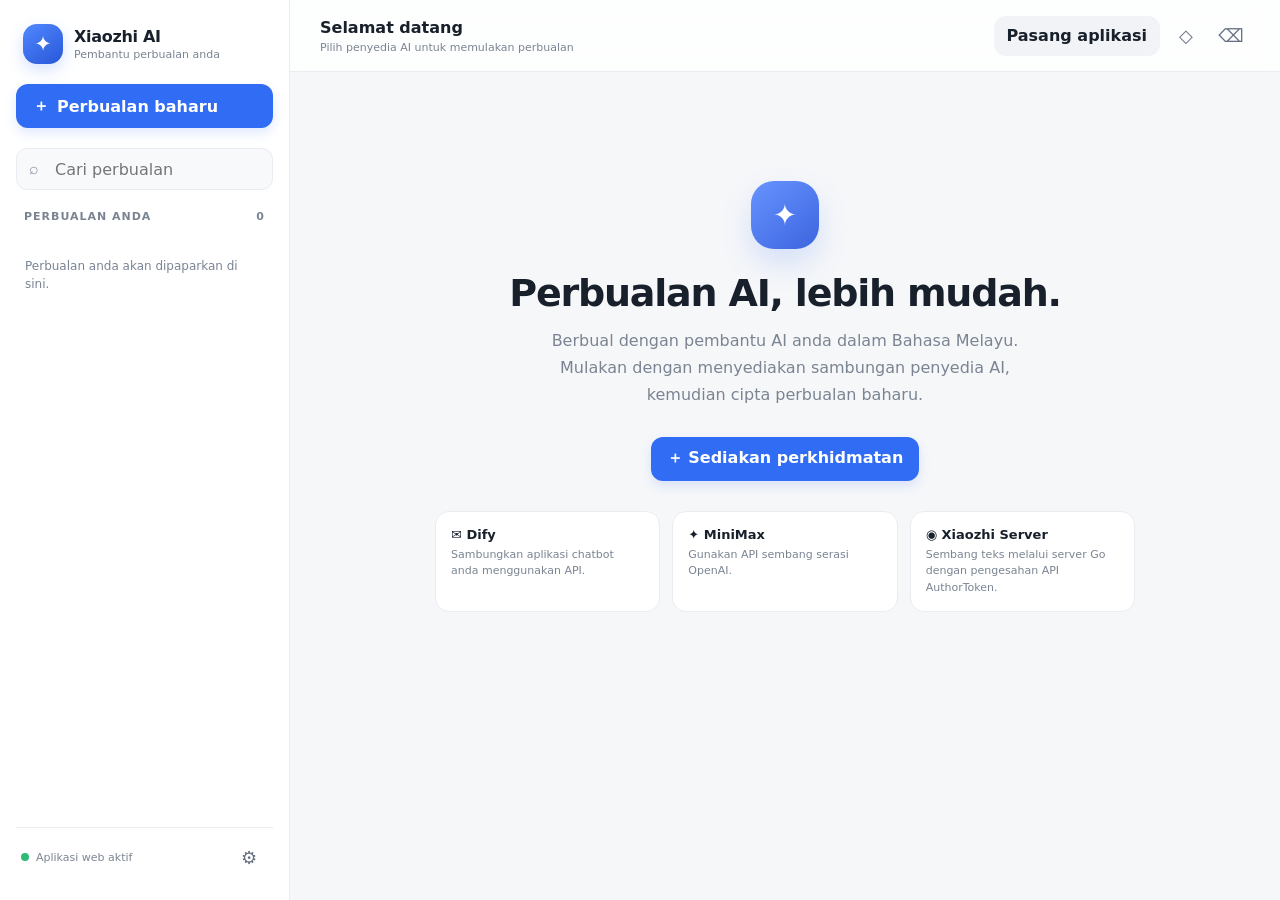
<file: web/index.html>
<!doctype html>
<html lang="ms-MY">
<head>
  <meta charset="utf-8">
  <meta name="viewport" content="width=device-width, initial-scale=1, viewport-fit=cover">
  <meta name="theme-color" content="#f8f9fb">
  <meta name="description" content="Pembantu AI untuk perbualan teks dengan Xiaozhi, Dify dan MiniMax.">
  <meta name="application-name" content="Xiaozhi AI">
  <meta name="apple-mobile-web-app-capable" content="yes">
  <meta name="apple-mobile-web-app-status-bar-style" content="default">
  <meta name="apple-mobile-web-app-title" content="Xiaozhi AI">
  <link rel="manifest" href="manifest.json">
  <link rel="apple-touch-icon" href="icons/Icon-192.png">
  <link rel="icon" href="icons/Icon-192.png" type="image/png">
  <title>Xiaozhi AI · Pembantu Perbualan</title>
  <style>
    :root {
      color-scheme: light;
      --bg: #f6f7f9;
      --panel: #fff;
      --ink: #18202b;
      --muted: #7a8492;
      --line: #e9edf1;
      --accent: #316cf4;
      --accent-soft: #edf3ff;
      --danger: #d84444;
      --shadow: 0 12px 38px #16233b0d;
      font-family: Inter, ui-sans-serif, system-ui, -apple-system, BlinkMacSystemFont, "Segoe UI", sans-serif;
    }
    * { box-sizing: border-box; }
    body { margin: 0; min-width: 320px; min-height: 100vh; background: var(--bg); color: var(--ink); }
    button, input, select, textarea { font: inherit; }
    button { cursor: pointer; }
    .app { min-height: 100vh; display: grid; grid-template-columns: 290px minmax(0, 1fr); }
    .sidebar { display: flex; flex-direction: column; gap: 20px; padding: 24px 16px; background: var(--panel); border-right: 1px solid var(--line); }
    .brand { display: flex; align-items: center; gap: 11px; padding: 0 7px; }
    .brand-mark { width: 40px; height: 40px; display: grid; place-items: center; border-radius: 14px; color: white; font-size: 21px; font-weight: 800; background: linear-gradient(145deg, #5188ff, #2857d8); box-shadow: 0 6px 16px #316cf433; }
    .brand-title { font-size: 16px; font-weight: 760; letter-spacing: -.3px; }
    .brand-sub { margin-top: 2px; color: var(--muted); font-size: 11px; }
    .primary, .secondary, .icon-btn, .danger-btn { display: inline-flex; align-items: center; justify-content: center; gap: 8px; border: 0; border-radius: 12px; transition: .16s ease; }
    .primary { min-height: 44px; padding: 0 16px; color: #fff; background: var(--accent); font-weight: 670; box-shadow: 0 5px 12px #316cf426; }
    .primary:hover { background: #205de9; transform: translateY(-1px); }
    .secondary { min-height: 40px; padding: 0 13px; color: var(--ink); background: #f1f3f6; font-weight: 620; }
    .secondary:hover, .icon-btn:hover { background: #e8ebf0; }
    .danger-btn { min-height: 38px; padding: 0 12px; background: #fff0f0; color: var(--danger); font-weight: 650; }
    .icon-btn { width: 38px; height: 38px; color: #667080; background: transparent; font-size: 18px; }
    .sidebar .primary { width: 100%; justify-content: flex-start; padding-left: 17px; }
    .search-wrap { position: relative; }
    .search-wrap span { position: absolute; left: 13px; top: 11px; color: #8992a0; }
    .search-wrap input, .field input, .field select, .composer textarea { width: 100%; border: 1px solid var(--line); border-radius: 11px; outline: none; background: #fff; color: var(--ink); }
    .search-wrap input { height: 42px; padding: 0 12px 0 38px; background: #f8f9fb; }
    .search-wrap input:focus, .field input:focus, .field select:focus, .composer textarea:focus { border-color: #89aaf9; box-shadow: 0 0 0 3px #316cf414; }
    .section-label { display: flex; justify-content: space-between; padding: 0 8px; color: var(--muted); font-size: 11px; font-weight: 750; text-transform: uppercase; letter-spacing: .09em; }
    .conversation-list { display: flex; flex: 1; flex-direction: column; gap: 5px; min-height: 70px; overflow: auto; }
    .conversation-item { display: flex; align-items: flex-start; gap: 9px; padding: 11px 9px; border-radius: 12px; cursor: pointer; }
    .conversation-item:hover { background: #f5f7fa; }
    .conversation-item.active { background: var(--accent-soft); }
    .conversation-icon { width: 31px; height: 31px; flex: 0 0 31px; display: grid; place-items: center; border-radius: 10px; color: var(--accent); background: white; }
    .conversation-item.active .conversation-icon { color: #fff; background: var(--accent); }
    .conversation-meta { min-width: 0; flex: 1; }
    .conversation-name { overflow: hidden; font-size: 13px; font-weight: 650; text-overflow: ellipsis; white-space: nowrap; }
    .conversation-preview { overflow: hidden; margin-top: 4px; color: var(--muted); font-size: 11px; text-overflow: ellipsis; white-space: nowrap; }
    .conversation-item .pin { color: #d99a17; font-size: 12px; }
    .sidebar-footer { display: flex; align-items: center; justify-content: space-between; gap: 8px; padding: 10px 5px 0; border-top: 1px solid var(--line); }
    .connection-note { display: flex; align-items: center; gap: 7px; color: var(--muted); font-size: 11px; }
    .online-dot { width: 8px; height: 8px; border-radius: 50%; background: #2dbb77; }
    .main { display: flex; min-width: 0; min-height: 100vh; flex-direction: column; }
    .topbar { display: flex; height: 72px; align-items: center; justify-content: space-between; gap: 14px; padding: 0 30px; border-bottom: 1px solid var(--line); background: #ffffffc9; backdrop-filter: blur(12px); }
    .top-title { min-width: 0; font-size: 16px; font-weight: 720; overflow: hidden; text-overflow: ellipsis; white-space: nowrap; }
    .top-subtitle { margin-top: 4px; color: var(--muted); font-size: 11px; }
    .top-actions { display: flex; align-items: center; gap: 7px; }
    .content { width: min(920px, 100%); flex: 1; margin: 0 auto; padding: 28px 32px 14px; }
    .welcome { max-width: 700px; margin: 9vh auto 0; text-align: center; }
    .welcome-orb { width: 68px; height: 68px; display: grid; place-items: center; margin: 0 auto 22px; border-radius: 23px; color: white; font-size: 29px; background: linear-gradient(140deg, #6794ff, #3c64df); box-shadow: 0 14px 30px #316cf42c; }
    .welcome h1 { margin: 0; font-size: clamp(26px, 4vw, 38px); letter-spacing: -1.2px; }
    .welcome p { max-width: 510px; margin: 12px auto 28px; color: var(--muted); line-height: 1.7; }
    .welcome-cards { display: grid; grid-template-columns: repeat(3, 1fr); gap: 12px; margin-top: 30px; text-align: left; }
    .welcome-card { padding: 15px; border: 1px solid var(--line); border-radius: 14px; background: white; }
    .welcome-card strong { display: block; font-size: 13px; }
    .welcome-card span { display: block; margin-top: 5px; color: var(--muted); font-size: 11px; line-height: 1.5; }
    .messages { display: flex; flex-direction: column; gap: 23px; padding-bottom: 22px; }
    .message { display: flex; align-items: flex-start; gap: 12px; }
    .message.user { flex-direction: row-reverse; }
    .avatar { width: 33px; height: 33px; flex: 0 0 33px; display: grid; place-items: center; border-radius: 11px; color: white; background: #6c7787; font-size: 14px; font-weight: 700; }
    .message.assistant .avatar { background: linear-gradient(145deg, #5188ff, #2857d8); }
    .bubble-wrap { max-width: min(78%, 710px); }
    .message.user .bubble-wrap { text-align: right; }
    .bubble { display: inline-block; padding: 13px 15px; border: 1px solid var(--line); border-radius: 4px 15px 15px; background: white; text-align: left; line-height: 1.65; overflow-wrap: anywhere; white-space: pre-wrap; }
    .message.user .bubble { border: 0; border-radius: 15px 4px 15px 15px; color: white; background: #316cf4; }
    .message-time { margin-top: 5px; color: #9aa2ad; font-size: 10px; }
    .typing { display: flex; align-items: center; gap: 5px; height: 20px; }
    .typing i { width: 6px; height: 6px; border-radius: 50%; background: #8593aa; animation: bounce 1s infinite alternate; }
    .typing i:nth-child(2) { animation-delay: .18s; }
    .typing i:nth-child(3) { animation-delay: .36s; }
    @keyframes bounce { to { opacity: .35; transform: translateY(-4px); } }
    .composer-area { position: sticky; bottom: 0; padding: 12px 24px max(17px, env(safe-area-inset-bottom)); background: linear-gradient(transparent, var(--bg) 18%); }
    .composer { display: flex; width: min(860px, 100%); align-items: flex-end; gap: 10px; margin: 0 auto; padding: 10px; border: 1px solid #e1e6ed; border-radius: 17px; background: white; box-shadow: var(--shadow); }
    .composer textarea { min-height: 42px; max-height: 150px; resize: none; padding: 10px 8px; border: 0; box-shadow: none !important; line-height: 1.45; }
    .composer textarea:focus { border: 0; }
    .send-btn { width: 42px; height: 42px; flex: 0 0 42px; border: 0; border-radius: 12px; color: white; background: var(--accent); font-size: 18px; }
    .send-btn:disabled { cursor: not-allowed; opacity: .45; }
    .composer-hint { width: min(860px, 100%); margin: 8px auto 0; color: #9199a5; font-size: 10px; text-align: center; }
    .mobile-menu { display: none; }
    .empty-list { padding: 14px 9px; color: var(--muted); font-size: 12px; line-height: 1.5; }
    .overlay { position: fixed; z-index: 5; inset: 0; display: none; align-items: center; justify-content: center; padding: 18px; background: #18202b66; backdrop-filter: blur(4px); }
    .overlay.open { display: flex; }
    .dialog { width: min(620px, 100%); max-height: min(820px, 92vh); overflow: auto; border: 1px solid #ffffffa6; border-radius: 20px; background: white; box-shadow: 0 25px 80px #11182733; }
    .dialog-head { position: sticky; top: 0; z-index: 1; display: flex; align-items: center; justify-content: space-between; padding: 19px 22px; border-bottom: 1px solid var(--line); background: #fff; }
    .dialog-head h2 { margin: 0; font-size: 18px; }
    .dialog-body { padding: 20px 22px 24px; }
    .dialog-intro { margin: 0 0 18px; color: var(--muted); font-size: 12px; line-height: 1.6; }
    .settings-grid { display: grid; grid-template-columns: 1fr 1fr; gap: 14px; }
    .field { display: flex; min-width: 0; flex-direction: column; gap: 7px; }
    .field.full { grid-column: 1 / -1; }
    .field label { color: #525d6c; font-size: 12px; font-weight: 650; }
    .field input, .field select { height: 42px; padding: 0 11px; }
    .field small { color: var(--muted); font-size: 10px; line-height: 1.5; }
    .config-list { display: grid; gap: 8px; margin: 18px 0; }
    .config-row { display: flex; align-items: center; justify-content: space-between; gap: 10px; padding: 11px 12px; border: 1px solid var(--line); border-radius: 12px; }
    .config-row strong { display: block; font-size: 12px; }
    .config-row small { display: block; margin-top: 3px; color: var(--muted); font-size: 10px; }
    .dialog-actions { display: flex; justify-content: flex-end; gap: 9px; margin-top: 19px; }
    .notice { margin-top: 15px; padding: 11px 12px; border-radius: 11px; color: #786021; background: #fff8e7; font-size: 11px; line-height: 1.55; }
    .toast { position: fixed; z-index: 10; right: 20px; bottom: 20px; max-width: min(390px, calc(100vw - 40px)); padding: 12px 16px; border-radius: 12px; color: white; background: #202938; box-shadow: var(--shadow); font-size: 13px; opacity: 0; pointer-events: none; transform: translateY(8px); transition: .2s; }
    .toast.show { opacity: 1; transform: translateY(0); }
    .confirm-text { margin: 0; line-height: 1.6; }
    @media (max-width: 760px) {
      .app { display: block; }
      .sidebar { position: fixed; z-index: 4; inset: 0 auto 0 0; width: min(310px, 86vw); box-shadow: 12px 0 40px #1018281a; transform: translateX(-105%); transition: transform .2s ease; }
      .sidebar.open { transform: translateX(0); }
      .main { min-height: 100dvh; }
      .topbar { height: 64px; padding: 0 13px; }
      .mobile-menu { display: inline-flex; }
      .content { padding: 20px 15px 8px; }
      .welcome { margin-top: 8vh; }
      .welcome-cards { grid-template-columns: 1fr; text-align: center; }
      .composer-area { padding-right: 12px; padding-left: 12px; }
      .top-subtitle { font-size: 10px; }
      .bubble-wrap { max-width: 84%; }
      .settings-grid { grid-template-columns: 1fr; }
      .field.full { grid-column: auto; }
    }
    @media (prefers-reduced-motion: reduce) { *, *::before, *::after { scroll-behavior: auto !important; animation-duration: .01ms !important; transition-duration: .01ms !important; } }
  </style>
</head>
<body>
  <div class="app">
    <aside class="sidebar" id="sidebar" aria-label="Navigasi perbualan">
      <div class="brand">
        <div class="brand-mark" aria-hidden="true">✦</div>
        <div><div class="brand-title">Xiaozhi AI</div><div class="brand-sub">Pembantu perbualan anda</div></div>
      </div>
      <button class="primary" id="newChatBtn" type="button"><span aria-hidden="true">＋</span> Perbualan baharu</button>
      <label class="search-wrap"><span aria-hidden="true">⌕</span><input id="searchInput" type="search" placeholder="Cari perbualan" aria-label="Cari perbualan"></label>
      <div class="section-label"><span>Perbualan anda</span><span id="chatCount">0</span></div>
      <div class="conversation-list" id="conversationList"></div>
      <div class="sidebar-footer">
        <div class="connection-note"><i class="online-dot"></i><span>Aplikasi web aktif</span></div>
        <button class="icon-btn" id="settingsBtn" type="button" aria-label="Tetapan" title="Tetapan">⚙</button>
      </div>
    </aside>

    <main class="main">
      <header class="topbar">
        <div style="display:flex;align-items:center;gap:10px;min-width:0">
          <button class="icon-btn mobile-menu" id="menuBtn" type="button" aria-label="Buka menu">☰</button>
          <div style="min-width:0"><div class="top-title" id="headerTitle">Selamat datang</div><div class="top-subtitle" id="headerSubtitle">Pilih penyedia AI untuk memulakan perbualan</div></div>
        </div>
        <div class="top-actions">
          <button class="secondary" id="installBtn" type="button" hidden>Pasang aplikasi</button>
          <button class="icon-btn" id="pinChatBtn" type="button" aria-label="Pin perbualan" title="Pin perbualan" hidden>◇</button>
          <button class="icon-btn" id="deleteChatBtn" type="button" aria-label="Padam perbualan" title="Padam perbualan" hidden>⌫</button>
        </div>
      </header>

      <section class="content" id="content" aria-live="polite"></section>
      <div class="composer-area" id="composerArea" hidden>
        <form class="composer" id="messageForm">
          <textarea id="messageInput" rows="1" placeholder="Taip mesej dalam Bahasa Melayu..." aria-label="Mesej anda"></textarea>
          <button class="send-btn" id="sendBtn" type="submit" aria-label="Hantar mesej">➤</button>
        </form>
        <div class="composer-hint">Enter untuk menghantar · Shift + Enter untuk baris baharu</div>
      </div>
    </main>
  </div>

  <div class="overlay" id="settingsOverlay" role="presentation">
    <section class="dialog" role="dialog" aria-modal="true" aria-labelledby="settingsTitle">
      <div class="dialog-head"><h2 id="settingsTitle">Tetapan penyedia AI</h2><button class="icon-btn close-dialog" type="button" aria-label="Tutup">×</button></div>
      <div class="dialog-body">
        <p class="dialog-intro">Simpan sambungan penyedia AI pada pelayar ini. Pilih jenis perkhidmatan, kemudian masukkan butiran sambungan.</p>
        <div class="field full"><label for="providerType">Jenis perkhidmatan</label><select id="providerType"><option value="dify">Dify · aplikasi chatbot</option><option value="minimax">MiniMax · API serasi OpenAI</option><option value="xiaozhi">Xiaozhi · WebSocket teks</option></select></div>
        <div class="config-list" id="configList"></div>
        <div class="settings-grid" id="configFields"></div>
        <div class="notice">Kunci API disimpan dalam storan setempat pelayar dan dihantar terus kepada penyedia yang anda tetapkan. Gunakan peranti peribadi dan HTTPS; jangan kongsi peranti ini jika kunci API disimpan.</div>
        <div class="dialog-actions"><button class="secondary close-dialog" type="button">Tutup</button><button class="primary" id="saveConfigBtn" type="button">Simpan perkhidmatan</button></div>
      </div>
    </section>
  </div>
  <div class="overlay" id="newChatOverlay" role="presentation">
    <section class="dialog" role="dialog" aria-modal="true" aria-labelledby="newChatTitle">
      <div class="dialog-head"><h2 id="newChatTitle">Mulakan perbualan</h2><button class="icon-btn close-dialog" type="button" aria-label="Tutup">×</button></div>
      <form class="dialog-body" id="newChatForm">
        <p class="dialog-intro">Pilih perkhidmatan AI untuk perbualan ini.</p>
        <div class="settings-grid">
          <div class="field full"><label for="chatProvider">Perkhidmatan</label><select id="chatProvider"></select></div>
          <div class="field full"><label for="chatTitle">Nama perbualan (pilihan)</label><input id="chatTitle" maxlength="80" placeholder="Contohnya: Idea projek"></div>
        </div>
        <div class="dialog-actions"><button class="secondary close-dialog" type="button">Batal</button><button class="primary" type="submit">Mulakan</button></div>
      </form>
    </section>
  </div>
  <div class="overlay" id="confirmOverlay" role="presentation">
    <section class="dialog" role="dialog" aria-modal="true" aria-labelledby="confirmTitle">
      <div class="dialog-head"><h2 id="confirmTitle">Padam perbualan</h2><button class="icon-btn close-dialog" type="button" aria-label="Tutup">×</button></div>
      <div class="dialog-body"><p class="confirm-text" id="confirmMessage">Padam perbualan ini?</p><div class="dialog-actions"><button class="secondary close-dialog" type="button">Batal</button><button class="danger-btn" id="confirmDeleteBtn" type="button">Padam</button></div></div>
    </section>
  </div>
  <div class="toast" id="toast" role="status"></div>

  <script>
    (() => {
      'use strict';
      const STORE = 'xiaozhi-pwa-v1';
      const MINIMAX_URL = 'https://api.minimax.io/v1/chat/completions';
      const $ = (selector) => document.querySelector(selector);
      const state = loadState();
      let activeId = state.activeId;
      let busy = false;
      let pendingInstall = null;
      let socket = null;
      let socketConversationId = null;
      let toastTimer;
      let pendingDeleteId = null;

      function loadState() {
        const fallback = { configs: [], conversations: [], activeId: null, userId: cryptoId() };
        try {
          const saved = JSON.parse(localStorage.getItem(STORE) || 'null');
          if (!saved || typeof saved !== 'object') return fallback;
          return {
            configs: Array.isArray(saved.configs) ? saved.configs : [],
            conversations: Array.isArray(saved.conversations) ? saved.conversations : [],
            activeId: saved.activeId || null,
            userId: saved.userId || fallback.userId
          };
        } catch (error) {
          console.error('Gagal membaca storan aplikasi', error);
          return fallback;
        }
      }

      function cryptoId() {
        return globalThis.crypto?.randomUUID?.() || `${Date.now()}-${Math.random().toString(16).slice(2)}`;
      }

      function persist() {
        try {
          state.activeId = activeId;
          localStorage.setItem(STORE, JSON.stringify(state));
        } catch (error) {
          console.error('Gagal menyimpan data aplikasi', error);
          notify('Storan pelayar penuh atau tidak tersedia. Eksport/bersihkan data pelayar dan cuba lagi.');
        }
      }

      function esc(value) {
        return String(value ?? '').replace(/[&<>"']/g, (char) => ({
          '&': '&amp;', '<': '&lt;', '>': '&gt;', '"': '&quot;', "'": '&#39;'
        })[char]);
      }

      function providerName(type) {
        return ({ dify: 'Dify', minimax: 'MiniMax', xiaozhi: 'Xiaozhi' })[type] || 'AI';
      }

      function iconFor(type) {
        return ({ dify: '✉', minimax: '✦', xiaozhi: '◉' })[type] || '✦';
      }

      function currentChat() {
        return state.conversations.find((chat) => chat.id === activeId) || null;
      }

      function currentConfig(chat) {
        return state.configs.find((config) => config.id === chat?.configId) || null;
      }

      function timeLabel(iso) {
        if (!iso) return '';
        const date = new Date(iso);
        if (Number.isNaN(date.getTime())) return '';
        return new Intl.DateTimeFormat('ms-MY', { hour: '2-digit', minute: '2-digit' }).format(date);
      }

      function notify(message) {
        const toast = $('#toast');
        toast.textContent = message;
        toast.classList.add('show');
        clearTimeout(toastTimer);
        toastTimer = setTimeout(() => toast.classList.remove('show'), 3200);
      }

      function openDialog(id) {
        $(id).classList.add('open');
        const focusable = $(id).querySelector('input, select, button');
        focusable?.focus();
      }

      function closeDialog(event) {
        const overlay = event.currentTarget.closest('.overlay');
        overlay?.classList.remove('open');
      }

      function render() {
        renderSidebar();
        renderChat();
        renderProviderOptions();
      }

      function renderSidebar() {
        const query = $('#searchInput').value.trim().toLocaleLowerCase('ms-MY');
        const list = [...state.conversations]
          .sort((a, b) => Number(b.pinned) - Number(a.pinned) || new Date(b.updatedAt) - new Date(a.updatedAt))
          .filter((chat) => `${chat.title} ${chat.lastMessage || ''}`.toLocaleLowerCase('ms-MY').includes(query));
        $('#chatCount').textContent = String(state.conversations.length);
        const target = $('#conversationList');
        target.replaceChildren();
        if (!list.length) {
          const empty = document.createElement('div');
          empty.className = 'empty-list';
          empty.textContent = query ? 'Tiada perbualan yang sepadan.' : 'Perbualan anda akan dipaparkan di sini.';
          target.append(empty);
          return;
        }
        list.forEach((chat) => {
          const item = document.createElement('div');
          item.className = `conversation-item${chat.id === activeId ? ' active' : ''}`;
          item.setAttribute('role', 'button');
          item.setAttribute('tabindex', '0');
          item.innerHTML = `<div class="conversation-icon" aria-hidden="true">${iconFor(chat.type)}</div>
            <div class="conversation-meta"><div class="conversation-name">${esc(chat.title)}</div><div class="conversation-preview">${esc(chat.lastMessage || providerName(chat.type))}</div></div>
            ${chat.pinned ? '<span class="pin" title="Dipinkan">◆</span>' : ''}`;
          const activate = () => {
            activeId = chat.id;
            closeSocket();
            persist();
            render();
            $('#sidebar').classList.remove('open');
          };
          item.addEventListener('click', activate);
          item.addEventListener('keydown', (event) => {
            if (event.key === 'Enter' || event.key === ' ') { event.preventDefault(); activate(); }
          });
          target.append(item);
        });
      }

      function renderChat() {
        const chat = currentChat();
        const content = $('#content');
        content.replaceChildren();
        $('#composerArea').hidden = !chat;
        $('#deleteChatBtn').hidden = !chat;
        $('#pinChatBtn').hidden = !chat;
        $('#pinChatBtn').textContent = chat?.pinned ? '◆' : '◇';
        $('#pinChatBtn').title = chat?.pinned ? 'Buang pin' : 'Pin perbualan';
        $('#pinChatBtn').setAttribute('aria-label', $('#pinChatBtn').title);
        if (!chat) {
          $('#headerTitle').textContent = 'Selamat datang';
          $('#headerSubtitle').textContent = 'Pilih penyedia AI untuk memulakan perbualan';
          const setupNeeded = !state.configs.length;
          content.innerHTML = `<div class="welcome">
            <div class="welcome-orb" aria-hidden="true">✦</div>
            <h1>Perbualan AI, lebih mudah.</h1>
            <p>Berbual dengan pembantu AI anda dalam Bahasa Melayu. Mulakan dengan menyediakan sambungan penyedia AI, kemudian cipta perbualan baharu.</p>
            <button class="primary" id="welcomeAction" type="button">${setupNeeded ? '＋ Sediakan perkhidmatan' : '＋ Mulakan perbualan'}</button>
            <div class="welcome-cards">
              <div class="welcome-card"><strong>✉ Dify</strong><span>Sambungkan aplikasi chatbot anda menggunakan API.</span></div>
              <div class="welcome-card"><strong>✦ MiniMax</strong><span>Gunakan API sembang serasi OpenAI.</span></div>
              <div class="welcome-card"><strong>◉ Xiaozhi Server</strong><span>Sembang teks melalui server Go dengan pengesahan API AuthorToken.</span></div>
            </div>
          </div>`;
          $('#welcomeAction').addEventListener('click', () => setupNeeded ? openSettings() : openNewChat());
          return;
        }
        const config = currentConfig(chat);
        $('#headerTitle').textContent = chat.title;
        $('#headerSubtitle').textContent = `${providerName(chat.type)}${config ? ` · ${config.name}` : ''}${chat.pinned ? ' · Dipinkan' : ''}`;
        const messages = document.createElement('div');
        messages.className = 'messages';
        (chat.messages || []).forEach((message) => messages.append(makeMessage(message)));
        if (busy) messages.append(makeTyping());
        content.append(messages);
        requestAnimationFrame(() => {
          window.scrollTo({ top: document.body.scrollHeight, behavior: 'smooth' });
          $('#messageInput').focus({ preventScroll: true });
        });
      }

      function makeMessage(message) {
        const row = document.createElement('article');
        row.className = `message ${message.role === 'user' ? 'user' : 'assistant'}`;
        const avatar = message.role === 'user' ? 'A' : iconFor(currentChat()?.type);
        const bubble = document.createElement('div');
        bubble.className = 'bubble';
        bubble.textContent = message.content || '';
        const wrap = document.createElement('div');
        wrap.className = 'bubble-wrap';
        wrap.append(bubble);
        if (message.createdAt) {
          const time = document.createElement('div');
          time.className = 'message-time';
          time.textContent = timeLabel(message.createdAt);
          wrap.append(time);
        }
        const icon = document.createElement('div');
        icon.className = 'avatar';
        icon.textContent = avatar;
        row.append(icon, wrap);
        return row;
      }

      function makeTyping() {
        const row = document.createElement('article');
        row.className = 'message assistant';
        row.innerHTML = `<div class="avatar">✦</div><div class="bubble-wrap"><div class="bubble"><span class="typing" aria-label="AI sedang berfikir"><i></i><i></i><i></i></span></div></div>`;
        return row;
      }

      function openSettings() {
        renderConfigSettings();
        openDialog('#settingsOverlay');
      }

      function renderConfigSettings() {
        const type = $('#providerType').value;
        const configs = state.configs.filter((config) => config.type === type);
        const list = $('#configList');
        list.replaceChildren();
        if (!configs.length) {
          const empty = document.createElement('div');
          empty.className = 'empty-list';
          empty.textContent = `Belum ada konfigurasi ${providerName(type)}. Isi butiran di bawah untuk menambahkannya.`;
          list.append(empty);
        } else {
          configs.forEach((config) => {
            const row = document.createElement('div');
            row.className = 'config-row';
            const info = document.createElement('div');
            const title = document.createElement('strong');
            title.textContent = config.name;
            const detail = document.createElement('small');
            detail.textContent = type === 'dify' ? config.apiUrl : type === 'minimax' ? config.model : config.websocketUrl;
            info.append(title, detail);
            const remove = document.createElement('button');
            remove.type = 'button';
            remove.className = 'icon-btn';
            remove.setAttribute('aria-label', `Padam ${config.name}`);
            remove.textContent = '×';
            remove.addEventListener('click', () => {
              state.configs = state.configs.filter((item) => item.id !== config.id);
              state.conversations.forEach((chat) => {
                if (chat.configId === config.id) chat.configId = '';
              });
              persist();
              renderConfigSettings();
              render();
              notify('Konfigurasi dipadamkan.');
            });
            row.append(info, remove);
            list.append(row);
          });
        }

        const fields = $('#configFields');
        fields.replaceChildren();
        fields.innerHTML = `<div class="field"><label for="configName">Nama perkhidmatan</label><input id="configName" required maxlength="60" placeholder="${type === 'xiaozhi' ? 'Xiaozhi rumah' : providerName(type)}"></div>`;
        if (type === 'dify') {
          fields.insertAdjacentHTML('beforeend', `<div class="field"><label for="configUrl">URL asas Dify</label><input id="configUrl" required type="url" placeholder="https://api.dify.ai/v1"></div>
            <div class="field full"><label for="configKey">Kunci API Dify</label><input id="configKey" required type="password" autocomplete="new-password" placeholder="app-..."></div>`);
        } else if (type === 'minimax') {
          fields.insertAdjacentHTML('beforeend', `<div class="field"><label for="configModel">Model</label><select id="configModel"><option>MiniMax-M2.7</option><option>MiniMax-M2.5</option><option>MiniMax-M2.5-highspeed</option></select></div>
            <div class="field"><label for="configUrl">URL API (pilihan)</label><input id="configUrl" type="url" placeholder="${MINIMAX_URL}"></div>
            <div class="field full"><label for="configKey">Kunci API MiniMax</label><input id="configKey" required type="password" autocomplete="new-password"></div>
            <div class="field full"><small>Jika pelayar menyekat CORS untuk API terus, gunakan URL proksi HTTPS yang anda uruskan.</small></div>`);
        } else {
          fields.insertAdjacentHTML('beforeend', `<div class="field full"><label for="configApiUrl">URL asas API server Go</label><input id="configApiUrl" required type="url" placeholder="http://localhost:8080/api/v1"></div>
            <div class="field full"><label for="configKey">Token API (AuthorToken)</label><input id="configKey" required type="password" autocomplete="new-password"></div>
            <div class="field"><label for="configUrl">URL WebSocket</label><input id="configUrl" required type="url" placeholder="ws://localhost:8000"></div>
            <div class="field"><label for="configDevice">ID peranti / alamat MAC</label><input id="configDevice" required placeholder="AA:BB:CC:DD:EE:FF"></div>
            <div class="field full"><label for="configInstruction">Arahan jawapan (pilihan)</label><input id="configInstruction" maxlength="300" value="Balas dalam Bahasa Melayu yang jelas dan semula jadi."></div>
            <div class="field full"><small>Token dihantar kepada API HTTP melalui pengepala AuthorToken. WebSocket menggunakan parameter device-id yang disokong oleh server; teks sahaja dipaparkan dan audio server diabaikan. Untuk aplikasi HTTPS, gunakan URL WebSocket wss://.</small></div>
            <div class="field full"><button class="secondary" id="testServerApiBtn" type="button">Uji sambungan API</button></div>`);
        }
      }

      function saveConfig() {
        const type = $('#providerType').value;
        const name = $('#configName').value.trim();
        if (!name) { $('#configName').focus(); notify('Masukkan nama perkhidmatan.'); return; }
        const config = { id: cryptoId(), type, name };
        if (type === 'dify') {
          config.apiUrl = $('#configUrl').value.trim().replace(/\/+$/, '');
          config.apiKey = $('#configKey').value.trim();
          if (!validHttpUrl(config.apiUrl) || !config.apiKey) { notify('Masukkan URL Dify dan kunci API yang sah.'); return; }
        } else if (type === 'minimax') {
          config.apiUrl = $('#configUrl').value.trim() || MINIMAX_URL;
          config.model = $('#configModel').value;
          config.apiKey = $('#configKey').value.trim();
          if (!validHttpUrl(config.apiUrl) || !config.apiKey) { notify('Masukkan URL API dan kunci API yang sah.'); return; }
        } else {
          config.apiUrl = $('#configApiUrl').value.trim().replace(/\/+$/, '');
          config.websocketUrl = $('#configUrl').value.trim();
          config.deviceId = $('#configDevice').value.trim();
          config.token = $('#configKey').value.trim();
          config.systemPrompt = $('#configInstruction').value.trim() || 'Balas dalam Bahasa Melayu yang jelas dan semula jadi.';
          if (!validHttpUrl(config.apiUrl) || !config.token || !/^wss?:\/\//i.test(config.websocketUrl) || !config.deviceId) {
            notify('Masukkan URL API, AuthorToken, URL WebSocket dan ID peranti yang sah.');
            return;
          }
        }
        state.configs.push(config);
        persist();
        renderConfigSettings();
        renderProviderOptions();
        render();
        notify(`Perkhidmatan ${providerName(type)} disimpan.`);
      }

      function validHttpUrl(value) {
        try { return ['http:', 'https:'].includes(new URL(value).protocol); } catch { return false; }
      }

      function renderProviderOptions() {
        const select = $('#chatProvider');
        const previous = select.value;
        select.replaceChildren();
        state.configs.forEach((config) => {
          const option = document.createElement('option');
          option.value = config.id;
          option.textContent = `${providerName(config.type)} · ${config.name}`;
          select.append(option);
        });
        if ([...select.options].some((option) => option.value === previous)) select.value = previous;
        $('#newChatBtn').disabled = !state.configs.length;
        $('#newChatBtn').title = state.configs.length ? '' : 'Sediakan konfigurasi perkhidmatan dahulu';
      }

      function openNewChat() {
        if (!state.configs.length) {
          openSettings();
          notify('Sediakan konfigurasi perkhidmatan terlebih dahulu.');
          return;
        }
        $('#chatTitle').value = '';
        renderProviderOptions();
        openDialog('#newChatOverlay');
      }

      function createChat(event) {
        event.preventDefault();
        const config = state.configs.find((item) => item.id === $('#chatProvider').value);
        if (!config) { notify('Pilih perkhidmatan yang sah.'); return; }
        const chat = {
          id: cryptoId(),
          title: $('#chatTitle').value.trim() || config.name,
          type: config.type,
          configId: config.id,
          messages: [],
          lastMessage: '',
          updatedAt: new Date().toISOString(),
          pinned: false,
          difyConversationId: ''
        };
        state.conversations.unshift(chat);
        activeId = chat.id;
        persist();
        render();
        $('#newChatOverlay').classList.remove('open');
        $('#messageInput').focus();
        $('#sidebar').classList.remove('open');
      }

      function closeSocket() {
        if (socket) {
          socket.onclose = null;
          socket.onerror = null;
          socket.close();
          socket = null;
          socketConversationId = null;
        }
      }

      async function connectXiaozhi(config, chat) {
        if (socket?.readyState === WebSocket.OPEN && socketConversationId === chat.id) return socket;
        closeSocket();
        const url = new URL(config.websocketUrl);
        url.searchParams.set('device-id', config.deviceId);
        const ws = new WebSocket(url);
        socket = ws;
        socketConversationId = chat.id;
        const opened = new Promise((resolve, reject) => {
          const timeout = setTimeout(() => reject(new Error('Masa sambungan WebSocket tamat.')), 12000);
          ws.addEventListener('open', () => {
            clearTimeout(timeout);
            resolve();
          }, { once: true });
          ws.addEventListener('error', () => {
            clearTimeout(timeout);
            reject(new Error('Tidak dapat menyambung. Semak URL, rangkaian dan sokongan WebSocket pelayan.'));
          }, { once: true });
        });
        ws.addEventListener('close', () => {
          if (socket === ws) { socket = null; socketConversationId = null; }
        });
        await opened;
        ws.send(JSON.stringify({
          type: 'hello', version: 1, transport: 'websocket',
          audio_params: { format: 'opus', sample_rate: 16000, channels: 1, frame_duration: 60 }
        }));
        return ws;
      }

      function addMessage(chat, role, content) {
        chat.messages.push({ role, content, createdAt: new Date().toISOString() });
        chat.lastMessage = content;
        chat.updatedAt = new Date().toISOString();
        persist();
        if (chat.id === activeId) render();
      }

      async function sendMessage(event) {
        event.preventDefault();
        const chat = currentChat();
        const text = $('#messageInput').value.trim();
        if (!chat || !text || busy) return;
        const config = currentConfig(chat);
        if (!config) { notify('Konfigurasi penyedia ini tiada. Sila kemas kini dalam Tetapan.'); return; }
        $('#messageInput').value = '';
        resizeComposer();
        addMessage(chat, 'user', text);
        busy = true;
        $('#sendBtn').disabled = true;
        renderChat();
        try {
          const reply = chat.type === 'dify'
            ? await sendDify(config, chat, text)
            : chat.type === 'minimax'
              ? await sendMiniMax(config, chat, text)
              : await sendXiaozhi(config, chat, text);
          if (typeof reply === 'string' && reply.trim()) addMessage(chat, 'assistant', reply);
        } catch (error) {
          addMessage(chat, 'assistant', `Ralat: ${error.message || 'Permintaan tidak berjaya.'}`);
          notify(error.message || 'Permintaan tidak berjaya.');
        } finally {
          busy = false;
          $('#sendBtn').disabled = false;
          renderChat();
          $('#messageInput').focus({ preventScroll: true });
        }
      }

      async function sendDify(config, chat, text) {
        const response = await fetch(`${config.apiUrl}/chat-messages`, {
          method: 'POST',
          headers: { 'Content-Type': 'application/json', 'Authorization': `Bearer ${config.apiKey}` },
          body: JSON.stringify({
            inputs: {}, query: text, response_mode: 'blocking', user: state.userId,
            ...(chat.difyConversationId ? { conversation_id: chat.difyConversationId } : {})
          })
        });
        const data = await response.json().catch(() => ({}));
        if (!response.ok) throw new Error(data.message || data.error || `Dify memulangkan HTTP ${response.status}.`);
        if (data.conversation_id) { chat.difyConversationId = data.conversation_id; persist(); }
        return data.answer || 'Tiada jawapan diterima.';
      }

      async function sendMiniMax(config, chat, text) {
        const history = (chat.messages || []).filter((item) => item.role === 'user' || item.role === 'assistant')
          .map((item) => ({ role: item.role, content: item.content }));
        const response = await fetch(config.apiUrl || MINIMAX_URL, {
          method: 'POST',
          headers: { 'Content-Type': 'application/json', 'Authorization': `Bearer ${config.apiKey}` },
          body: JSON.stringify({
            model: config.model || 'MiniMax-M2.7',
            messages: [
              { role: 'system', content: 'Balas dalam Bahasa Melayu yang jelas dan semula jadi. Kekalkan nama khas, kod, URL dan istilah teknikal apabila sesuai.' },
              ...history
            ],
            temperature: 0.7,
            max_tokens: 4096
          })
        });
        const data = await response.json().catch(() => ({}));
        if (!response.ok) throw new Error(data.error?.message || `MiniMax memulangkan HTTP ${response.status}. Jika ralat CORS berlaku, konfigurasikan proksi API HTTPS.`);
        return data.choices?.[0]?.message?.content || 'Tiada jawapan diterima.';
      }

      async function sendXiaozhi(config, chat, text) {
        const ws = await connectXiaozhi(config, chat);
        if (ws.readyState !== WebSocket.OPEN) throw new Error('Sambungan Xiaozhi terputus.');
        const reply = new Promise((resolve, reject) => {
          let answer = '';
          const timeout = setTimeout(() => {
            ws.removeEventListener('message', receive);
            reject(new Error('Server tidak membalas dalam masa 60 saat.'));
          }, 60000);
          function receive(event) {
            if (typeof event.data !== 'string') return;
            let data;
            try { data = JSON.parse(event.data); } catch { return; }
            if (data.type !== 'tts') return;
            if (data.state === 'sentence_start' && typeof data.text === 'string') answer += data.text;
            if (data.state === 'stop') {
              clearTimeout(timeout);
              ws.removeEventListener('message', receive);
              resolve(answer.trim() || 'Server tidak menghantar jawapan teks.');
            }
          }
          ws.addEventListener('message', receive);
        });
        const prompt = config.systemPrompt ? `${config.systemPrompt}\n\n${text}` : text;
        ws.send(JSON.stringify({ type: 'listen', state: 'detect', text: prompt, source: 'text' }));
        return reply;
      }

      async function testXiaozhiApi() {
        const button = $('#testServerApiBtn');
        const apiUrl = $('#configApiUrl').value.trim().replace(/\/+$/, '');
        const token = $('#configKey').value.trim();
        if (!validHttpUrl(apiUrl) || !token) {
          notify('Masukkan URL API dan AuthorToken terlebih dahulu.');
          return;
        }
        button.disabled = true;
        try {
          const response = await fetch(`${apiUrl}/user/profile`, {
            headers: { 'AuthorToken': token, 'Accept': 'application/json' }
          });
          const data = await response.json().catch(() => ({}));
          if (!response.ok) {
            throw new Error(data.message || `Server memulangkan HTTP ${response.status}.`);
          }
          notify('Sambungan API server dan AuthorToken berjaya.');
        } catch (error) {
          notify(error.message || 'Ujian API gagal. Semak URL, token dan tetapan CORS server.');
        } finally {
          button.disabled = false;
        }
      }

      function togglePin() {
        const chat = currentChat();
        if (!chat) return;
        chat.pinned = !chat.pinned;
        persist();
        render();
        notify(chat.pinned ? 'Perbualan dipinkan.' : 'Pin perbualan dibuang.');
      }

      function askDelete() {
        const chat = currentChat();
        if (!chat) return;
        pendingDeleteId = chat.id;
        $('#confirmMessage').textContent = `Padam “${chat.title}” daripada pelayar ini? Tindakan ini tidak boleh dibuat asal.`;
        openDialog('#confirmOverlay');
      }

      function deleteChat() {
        const deleted = state.conversations.find((chat) => chat.id === pendingDeleteId);
        if (!deleted) return;
        state.conversations = state.conversations.filter((chat) => chat.id !== pendingDeleteId);
        if (activeId === pendingDeleteId) activeId = null;
        pendingDeleteId = null;
        closeSocket();
        persist();
        $('#confirmOverlay').classList.remove('open');
        render();
        notify('Perbualan dipadamkan.');
      }

      function resizeComposer() {
        const input = $('#messageInput');
        input.style.height = 'auto';
        input.style.height = `${Math.min(input.scrollHeight, 150)}px`;
      }

      function installPrompt() {
        if (!pendingInstall) return;
        pendingInstall.prompt();
        pendingInstall.userChoice.finally(() => {
          pendingInstall = null;
          $('#installBtn').hidden = true;
        });
      }

      function bindEvents() {
        $('#newChatBtn').addEventListener('click', openNewChat);
        $('#settingsBtn').addEventListener('click', openSettings);
        $('#providerType').addEventListener('change', renderConfigSettings);
        $('#saveConfigBtn').addEventListener('click', saveConfig);
        $('#configFields').addEventListener('click', (event) => {
          if (event.target.id === 'testServerApiBtn') testXiaozhiApi();
        });
        $('#newChatForm').addEventListener('submit', createChat);
        $('#messageForm').addEventListener('submit', sendMessage);
        $('#messageInput').addEventListener('input', resizeComposer);
        $('#messageInput').addEventListener('keydown', (event) => {
          if (event.key === 'Enter' && !event.shiftKey) { event.preventDefault(); $('#messageForm').requestSubmit(); }
        });
        $('#searchInput').addEventListener('input', renderSidebar);
        $('#deleteChatBtn').addEventListener('click', askDelete);
        $('#pinChatBtn').addEventListener('click', togglePin);
        $('#confirmDeleteBtn').addEventListener('click', deleteChat);
        $('#menuBtn').addEventListener('click', () => $('#sidebar').classList.toggle('open'));
        document.querySelectorAll('.close-dialog').forEach((button) => button.addEventListener('click', closeDialog));
        document.querySelectorAll('.overlay').forEach((overlay) => overlay.addEventListener('click', (event) => {
          if (event.target === overlay) overlay.classList.remove('open');
        }));
        document.addEventListener('keydown', (event) => {
          if (event.key === 'Escape') {
            document.querySelectorAll('.overlay.open').forEach((overlay) => overlay.classList.remove('open'));
            $('#sidebar').classList.remove('open');
          }
        });
        window.addEventListener('beforeinstallprompt', (event) => {
          event.preventDefault();
          pendingInstall = event;
          $('#installBtn').hidden = false;
        });
        $('#installBtn').addEventListener('click', installPrompt);
        window.addEventListener('appinstalled', () => notify('PWA berjaya dipasang.'));
      }

      if (currentChat() && !state.configs.some((config) => config.id === currentChat().configId)) activeId = null;
      bindEvents();
      render();
      if ('serviceWorker' in navigator && location.protocol !== 'file:') {
        window.addEventListener('load', () => navigator.serviceWorker.register('./service-worker.js').catch((error) => {
          console.warn('Pendaftaran service worker gagal', error);
        }));
      }
    })();
  </script>
</body>
</html>
</file>
